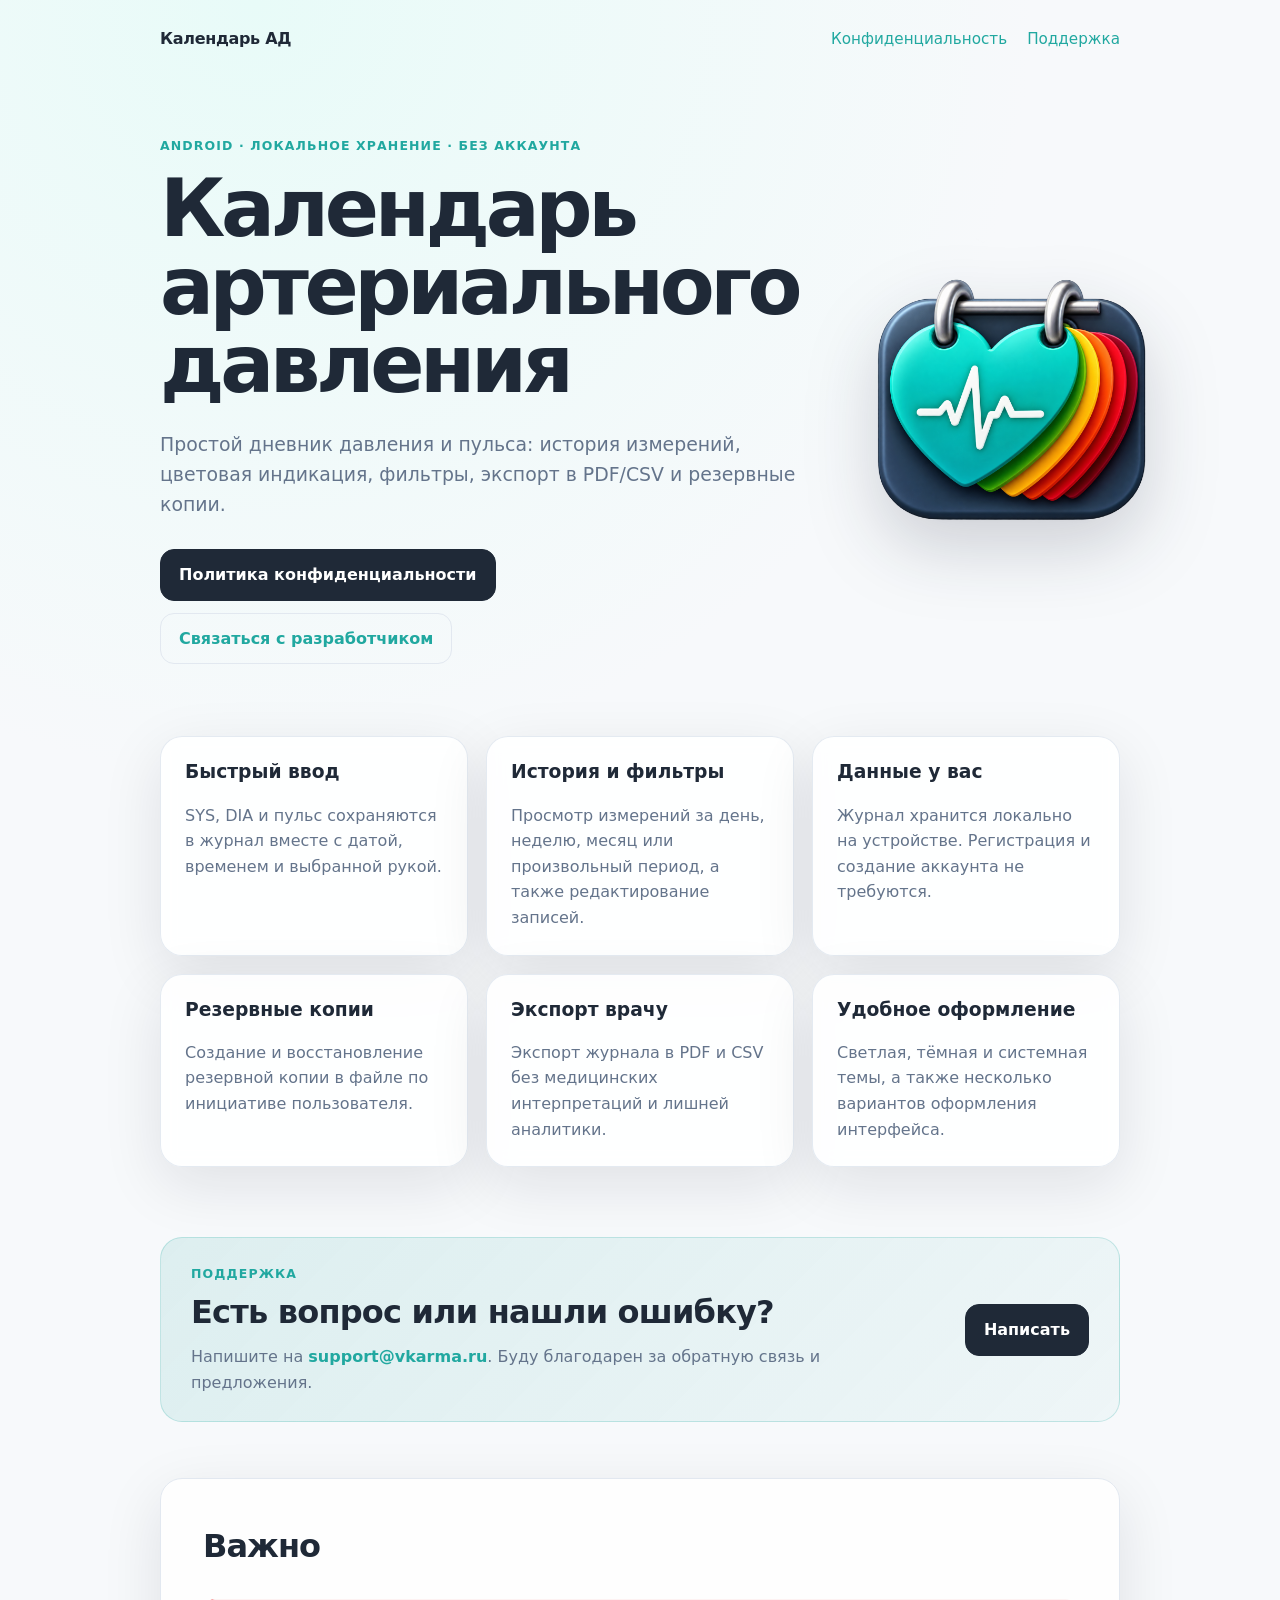
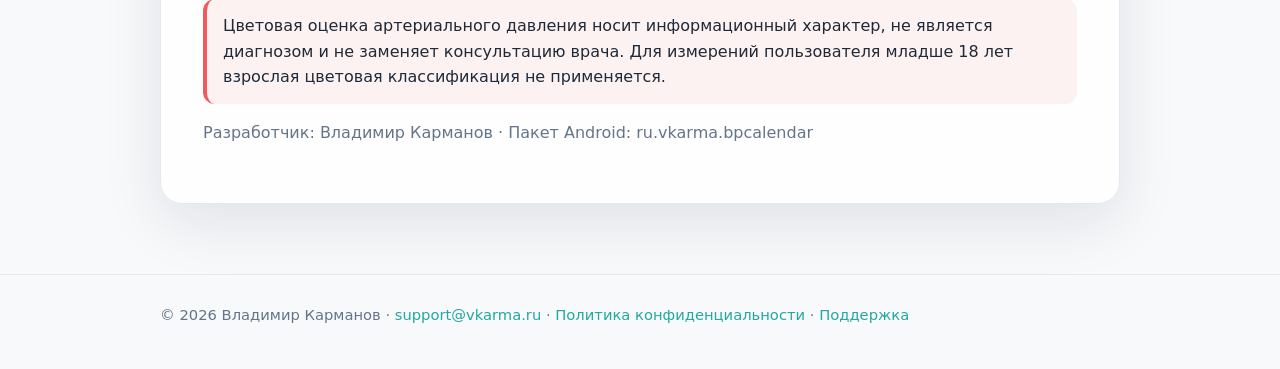
<file: index.html>
<!doctype html>
<html lang="ru">
<head>
  <meta charset="utf-8">
  <meta name="viewport" content="width=device-width,initial-scale=1">
  <meta name="description" content="Календарь АД — простой журнал артериального давления и пульса для Android.">
  <title>Календарь АД — журнал артериального давления</title>
  <link rel="icon" href="assets/app-icon.png">
  <link rel="stylesheet" href="styles.css">
</head>
<body>
<header class="wrap">
  <nav>
    <a class="brand" href="/">Календарь АД</a>
    <div class="navlinks">
      <a href="privacy.html">Конфиденциальность</a>
      <a href="support.html">Поддержка</a>
    </div>
  </nav>
</header>
<main>
  <section class="wrap hero">
    <div>
      <div class="eyebrow">Android · локальное хранение · без аккаунта</div>
      <h1>Календарь артериального давления</h1>
      <p class="lead">Простой дневник давления и пульса: история измерений, цветовая индикация, фильтры, экспорт в PDF/CSV и резервные копии.</p>
      <div class="actions">
        <a class="button primary" href="privacy.html">Политика конфиденциальности</a>
        <a class="button" href="support.html">Связаться с разработчиком</a>
      </div>
    </div>
    <div class="icon-card"><img src="assets/app-icon.png" alt="Иконка приложения Календарь АД"></div>
  </section>

  <section class="wrap grid">
    <article class="card"><h3>Быстрый ввод</h3><p>SYS, DIA и пульс сохраняются в журнал вместе с датой, временем и выбранной рукой.</p></article>
    <article class="card"><h3>История и фильтры</h3><p>Просмотр измерений за день, неделю, месяц или произвольный период, а также редактирование записей.</p></article>
    <article class="card"><h3>Данные у вас</h3><p>Журнал хранится локально на устройстве. Регистрация и создание аккаунта не требуются.</p></article>
    <article class="card"><h3>Резервные копии</h3><p>Создание и восстановление резервной копии в файле по инициативе пользователя.</p></article>
    <article class="card"><h3>Экспорт врачу</h3><p>Экспорт журнала в PDF и CSV без медицинских интерпретаций и лишней аналитики.</p></article>
    <article class="card"><h3>Удобное оформление</h3><p>Светлая, тёмная и системная темы, а также несколько вариантов оформления интерфейса.</p></article>
  </section>

  <section class="wrap contact-strip">
    <div>
      <div class="eyebrow">Поддержка</div>
      <h2>Есть вопрос или нашли ошибку?</h2>
      <p>Напишите на <a class="email-link" href="mailto:support@vkarma.ru">support@vkarma.ru</a>. Буду благодарен за обратную связь и предложения.</p>
    </div>
    <a class="button primary" href="mailto:support@vkarma.ru?subject=Календарь%20АД%20—%20обратная%20связь">Написать</a>
  </section>

  <section class="wrap section">
    <div class="content">
      <h2>Важно</h2>
      <p class="notice">Цветовая оценка артериального давления носит информационный характер, не является диагнозом и не заменяет консультацию врача. Для измерений пользователя младше 18 лет взрослая цветовая классификация не применяется.</p>
      <p class="meta">Разработчик: Владимир Карманов · Пакет Android: ru.vkarma.bpcalendar</p>
    </div>
  </section>
</main>
<footer><div class="wrap">© 2026 Владимир Карманов · <a href="mailto:support@vkarma.ru">support@vkarma.ru</a> · <a href="privacy.html">Политика конфиденциальности</a> · <a href="support.html">Поддержка</a></div></footer>
</body>
</html>
</file>
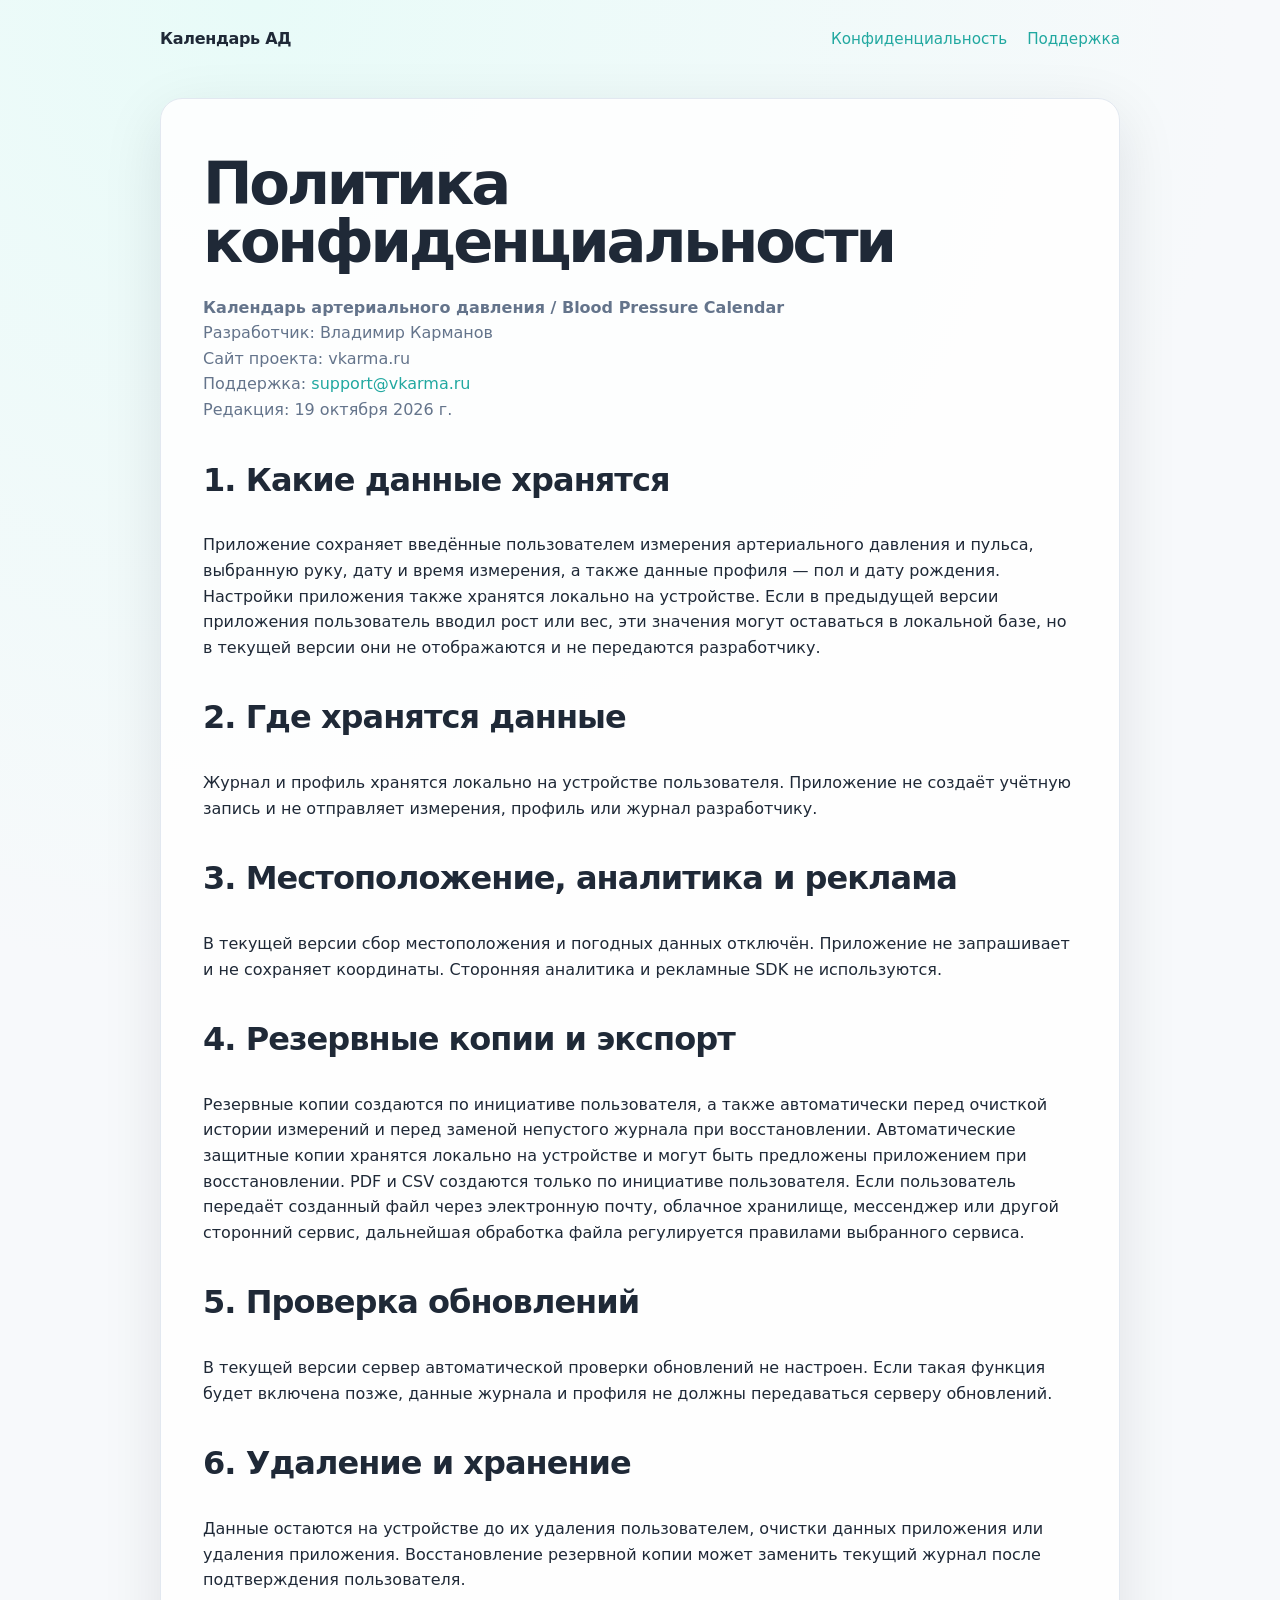
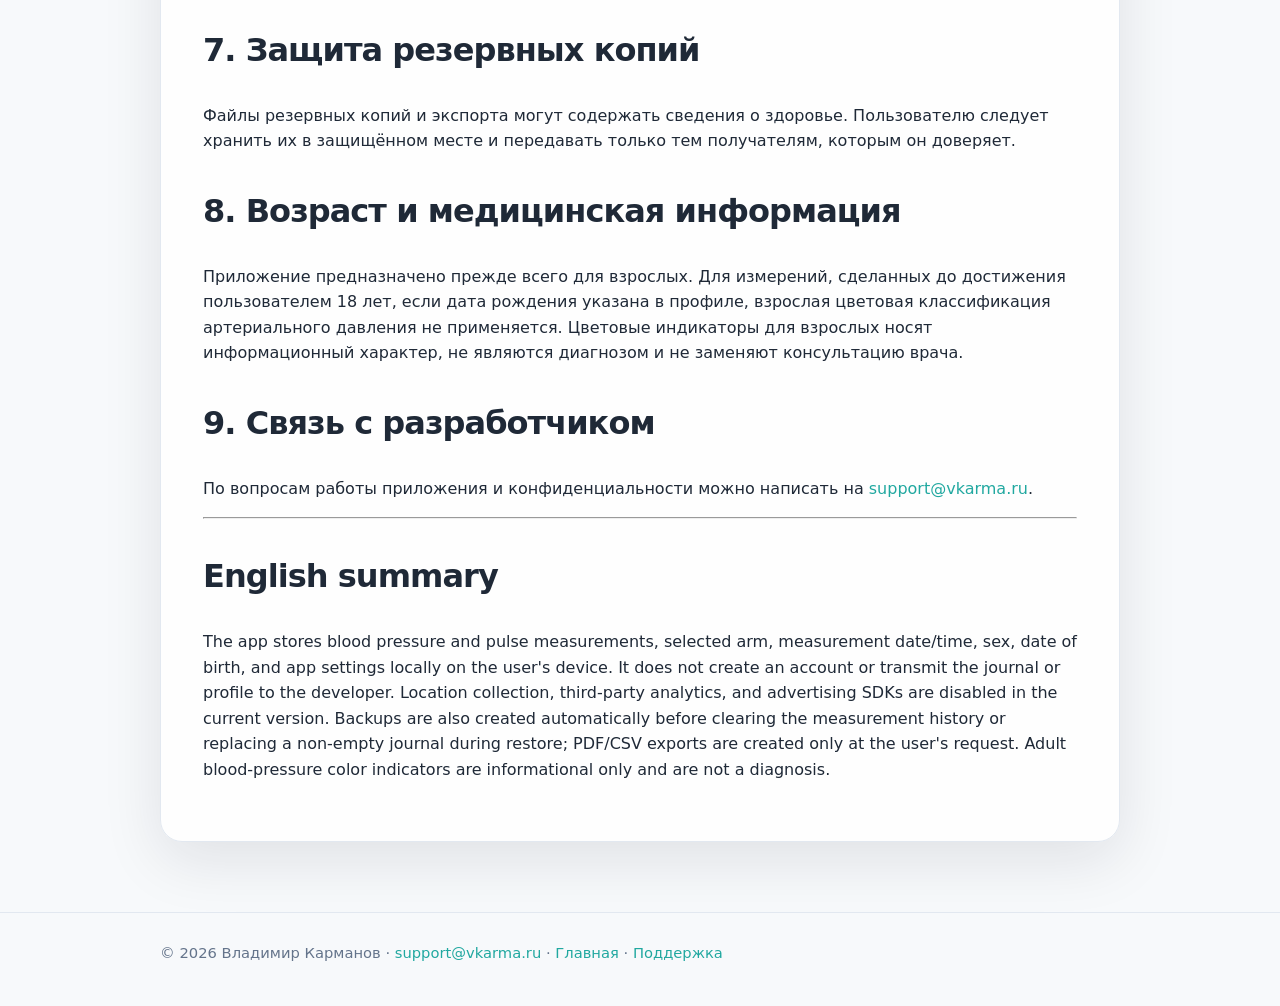
<file: privacy.html>
<!doctype html>
<html lang="ru">
<head>
<meta charset="utf-8"><meta name="viewport" content="width=device-width,initial-scale=1">
<title>Политика конфиденциальности — Календарь АД</title>
<link rel="icon" href="assets/app-icon.png"><link rel="stylesheet" href="styles.css">
</head>
<body>
<header class="wrap"><nav><a class="brand" href="/">Календарь АД</a><div class="navlinks"><a href="privacy.html">Конфиденциальность</a><a href="support.html">Поддержка</a></div></nav></header>
<main class="wrap section"><article class="content">
<h1 style="font-size:clamp(2rem,6vw,3.7rem)">Политика конфиденциальности</h1>
<p class="meta"><strong>Календарь артериального давления / Blood Pressure Calendar</strong><br>Разработчик: Владимир Карманов<br>Сайт проекта: vkarma.ru<br>Поддержка: <a href="mailto:support@vkarma.ru">support@vkarma.ru</a><br>Редакция: 19 октября 2026 г.</p>
<h2>1. Какие данные хранятся</h2>
<p>Приложение сохраняет введённые пользователем измерения артериального давления и пульса, выбранную руку, дату и время измерения, а также данные профиля — пол и дату рождения. Настройки приложения также хранятся локально на устройстве. Если в предыдущей версии приложения пользователь вводил рост или вес, эти значения могут оставаться в локальной базе, но в текущей версии они не отображаются и не передаются разработчику.</p>
<h2>2. Где хранятся данные</h2>
<p>Журнал и профиль хранятся локально на устройстве пользователя. Приложение не создаёт учётную запись и не отправляет измерения, профиль или журнал разработчику.</p>
<h2>3. Местоположение, аналитика и реклама</h2>
<p>В текущей версии сбор местоположения и погодных данных отключён. Приложение не запрашивает и не сохраняет координаты. Сторонняя аналитика и рекламные SDK не используются.</p>
<h2>4. Резервные копии и экспорт</h2>
<p>Резервные копии создаются по инициативе пользователя, а также автоматически перед очисткой истории измерений и перед заменой непустого журнала при восстановлении. Автоматические защитные копии хранятся локально на устройстве и могут быть предложены приложением при восстановлении. PDF и CSV создаются только по инициативе пользователя. Если пользователь передаёт созданный файл через электронную почту, облачное хранилище, мессенджер или другой сторонний сервис, дальнейшая обработка файла регулируется правилами выбранного сервиса.</p>
<h2>5. Проверка обновлений</h2>
<p>В текущей версии сервер автоматической проверки обновлений не настроен. Если такая функция будет включена позже, данные журнала и профиля не должны передаваться серверу обновлений.</p>
<h2>6. Удаление и хранение</h2>
<p>Данные остаются на устройстве до их удаления пользователем, очистки данных приложения или удаления приложения. Восстановление резервной копии может заменить текущий журнал после подтверждения пользователя.</p>
<h2>7. Защита резервных копий</h2>
<p>Файлы резервных копий и экспорта могут содержать сведения о здоровье. Пользователю следует хранить их в защищённом месте и передавать только тем получателям, которым он доверяет.</p>
<h2>8. Возраст и медицинская информация</h2>
<p>Приложение предназначено прежде всего для взрослых. Для измерений, сделанных до достижения пользователем 18 лет, если дата рождения указана в профиле, взрослая цветовая классификация артериального давления не применяется. Цветовые индикаторы для взрослых носят информационный характер, не являются диагнозом и не заменяют консультацию врача.</p>
<h2>9. Связь с разработчиком</h2>
<p>По вопросам работы приложения и конфиденциальности можно написать на <a href="mailto:support@vkarma.ru">support@vkarma.ru</a>.</p>
<hr>
<h2>English summary</h2>
<p>The app stores blood pressure and pulse measurements, selected arm, measurement date/time, sex, date of birth, and app settings locally on the user's device. It does not create an account or transmit the journal or profile to the developer. Location collection, third-party analytics, and advertising SDKs are disabled in the current version. Backups are also created automatically before clearing the measurement history or replacing a non-empty journal during restore; PDF/CSV exports are created only at the user's request. Adult blood-pressure color indicators are informational only and are not a diagnosis.</p>
</article></main>
<footer><div class="wrap">© 2026 Владимир Карманов · <a href="mailto:support@vkarma.ru">support@vkarma.ru</a> · <a href="/">Главная</a> · <a href="support.html">Поддержка</a></div></footer>
</body></html>
</file>
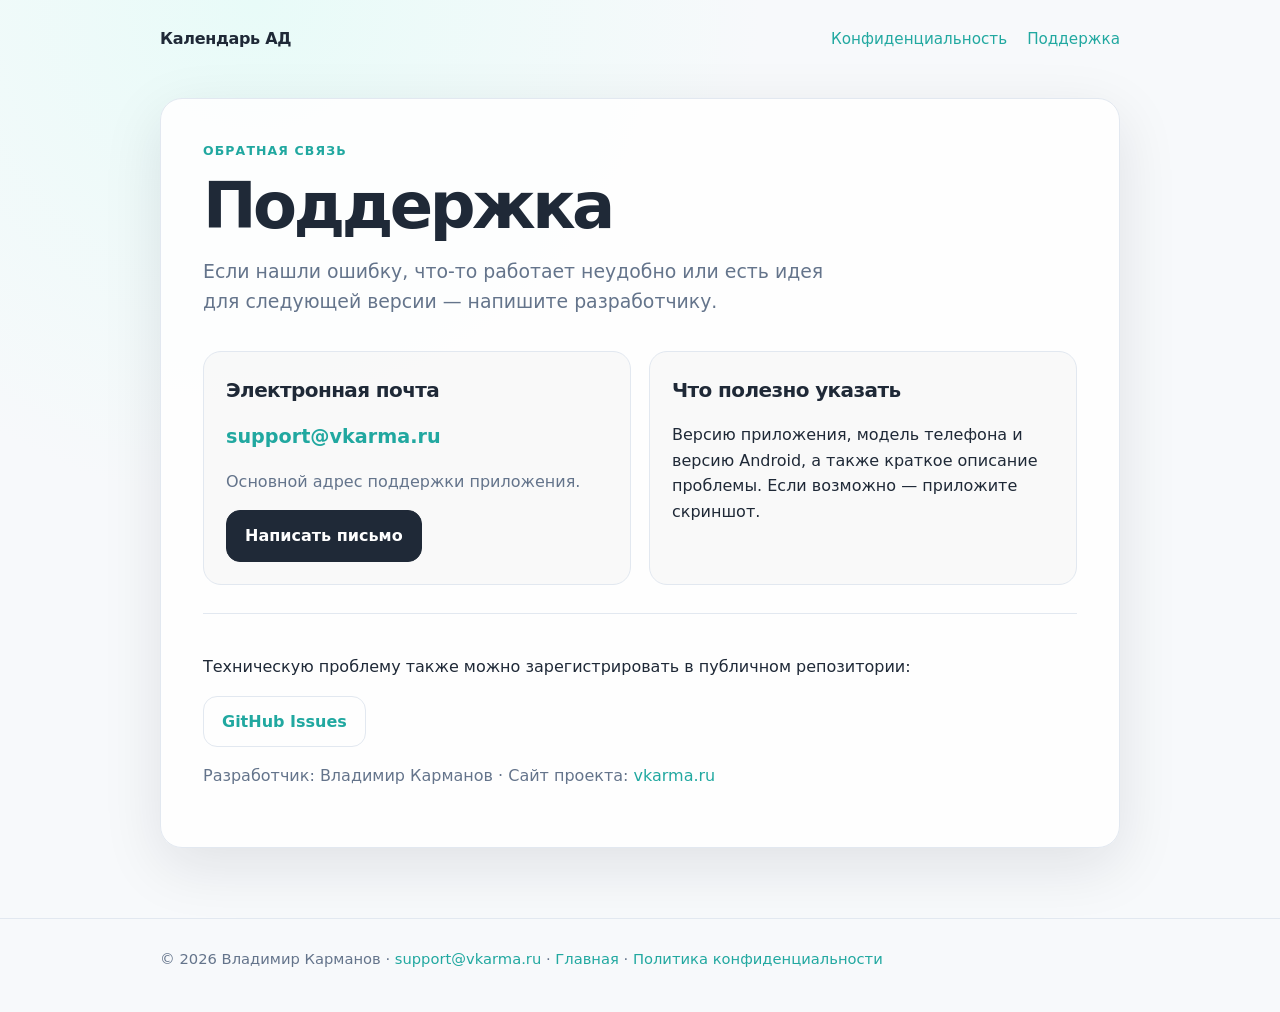
<file: support.html>
<!doctype html>
<html lang="ru">
<head>
<meta charset="utf-8"><meta name="viewport" content="width=device-width,initial-scale=1">
<meta name="description" content="Поддержка приложения Календарь АД. Связь с разработчиком: support@vkarma.ru">
<title>Поддержка — Календарь АД</title>
<link rel="icon" href="assets/app-icon.png"><link rel="stylesheet" href="styles.css">
</head>
<body>
<header class="wrap"><nav><a class="brand" href="/">Календарь АД</a><div class="navlinks"><a href="privacy.html">Конфиденциальность</a><a href="support.html">Поддержка</a></div></nav></header>
<main class="wrap section"><article class="content support-content">
<div class="eyebrow">Обратная связь</div>
<h1 class="page-title">Поддержка</h1>
<p class="lead">Если нашли ошибку, что-то работает неудобно или есть идея для следующей версии — напишите разработчику.</p>

<div class="support-grid">
  <section class="support-card">
    <h2>Электронная почта</h2>
    <p class="support-email"><a href="mailto:support@vkarma.ru">support@vkarma.ru</a></p>
    <p class="meta">Основной адрес поддержки приложения.</p>
    <a class="button primary" href="mailto:support@vkarma.ru?subject=Календарь%20АД%20—%20обратная%20связь">Написать письмо</a>
  </section>
  <section class="support-card">
    <h2>Что полезно указать</h2>
    <p>Версию приложения, модель телефона и версию Android, а также краткое описание проблемы. Если возможно — приложите скриншот.</p>
  </section>
</div>

<div class="support-secondary">
  <p>Техническую проблему также можно зарегистрировать в публичном репозитории:</p>
  <a class="button" href="https://github.com/webzerg82/vkarma-site/issues">GitHub Issues</a>
</div>
<p class="meta">Разработчик: Владимир Карманов · Сайт проекта: <a href="https://vkarma.ru">vkarma.ru</a></p>
</article></main>
<footer><div class="wrap">© 2026 Владимир Карманов · <a href="mailto:support@vkarma.ru">support@vkarma.ru</a> · <a href="/">Главная</a> · <a href="privacy.html">Политика конфиденциальности</a></div></footer>
</body></html>
</file>
<file: styles.css>
:root {
  color-scheme: light dark;
  --bg: #f7f9fb;
  --card: rgba(255,255,255,.88);
  --text: #1f2937;
  --muted: #64748b;
  --line: #e2e8f0;
  --accent: #21a8a0;
  --accent2: #f05a5a;
  --shadow: 0 18px 60px rgba(15,23,42,.10);
}
* { box-sizing: border-box; }
html { scroll-behavior: smooth; }
body {
  margin: 0;
  font-family: Inter, ui-sans-serif, system-ui, -apple-system, BlinkMacSystemFont, "Segoe UI", sans-serif;
  background: radial-gradient(circle at 20% 0%, #e8fbf8 0, transparent 35%), var(--bg);
  color: var(--text);
  line-height: 1.6;
}
a { color: var(--accent); text-decoration: none; }
a:hover { text-decoration: underline; }
.wrap { width: min(960px, calc(100% - 32px)); margin: 0 auto; }
header { padding: 26px 0; }
nav { display:flex; align-items:center; justify-content:space-between; gap:20px; }
.brand { font-weight: 800; color: var(--text); letter-spacing:-.02em; }
.navlinks { display:flex; gap:20px; flex-wrap:wrap; font-size:.95rem; }
.hero { display:grid; grid-template-columns: 1.25fr .75fr; align-items:center; gap:48px; padding: 58px 0 72px; }
.eyebrow { color:var(--accent); font-weight:800; text-transform:uppercase; letter-spacing:.09em; font-size:.78rem; }
h1 { font-size: clamp(2.5rem, 7vw, 5rem); line-height:.98; letter-spacing:-.055em; margin:14px 0 24px; }
.lead { font-size:1.18rem; color:var(--muted); max-width:650px; }
.icon-card { display:flex; justify-content:center; }
.icon-card img { width:min(330px, 80vw); filter:drop-shadow(0 28px 35px rgba(15,23,42,.18)); }
.actions { display:flex; gap:12px; flex-wrap:wrap; margin-top:30px; }
.button { padding:12px 18px; border-radius:14px; font-weight:750; display:inline-block; border:1px solid var(--line); }
.button.primary { background:var(--text); color:white; border-color:var(--text); }
.grid { display:grid; grid-template-columns:repeat(3,1fr); gap:18px; padding-bottom:70px; }
.card { background:var(--card); border:1px solid rgba(226,232,240,.9); border-radius:22px; padding:24px; box-shadow:var(--shadow); backdrop-filter:blur(8px); }
.card h2, .card h3 { margin-top:0; line-height:1.2; }
.card p { color:var(--muted); margin-bottom:0; }
.section { padding: 20px 0 70px; }
.section h2 { font-size:2rem; letter-spacing:-.03em; }
.content { background:var(--card); border:1px solid var(--line); border-radius:22px; padding:clamp(22px,4vw,42px); box-shadow:var(--shadow); }
.content h2 { margin-top:2rem; }
.content h2:first-child { margin-top:0; }
.meta { color:var(--muted); }
.notice { border-left:4px solid var(--accent2); padding:14px 16px; background:rgba(240,90,90,.07); border-radius:12px; }
footer { border-top:1px solid var(--line); padding:28px 0 42px; color:var(--muted); font-size:.92rem; }
@media (max-width:760px) {
  .hero { grid-template-columns:1fr; gap:22px; padding-top:30px; }
  .icon-card { order:-1; }
  .icon-card img { width:190px; }
  .grid { grid-template-columns:1fr; }
  nav { align-items:flex-start; }
}
@media (prefers-color-scheme: dark) {
  :root { --bg:#0b1220; --card:rgba(17,24,39,.88); --text:#f1f5f9; --muted:#a7b2c2; --line:#243244; --shadow:0 20px 70px rgba(0,0,0,.28); }
  body { background: radial-gradient(circle at 20% 0%, #0c3836 0, transparent 34%), var(--bg); }
  .button.primary { color:#0b1220; background:#f8fafc; border-color:#f8fafc; }
}


/* Contact and support */
.contact-strip {
  display:flex;
  align-items:center;
  justify-content:space-between;
  gap:24px;
  margin-bottom:36px;
  padding:26px 30px;
  background:linear-gradient(135deg, rgba(33,168,160,.12), rgba(33,168,160,.04));
  border:1px solid rgba(33,168,160,.22);
  border-radius:22px;
}
.contact-strip h2 { margin:.2rem 0 .35rem; font-size:clamp(1.45rem,3vw,2rem); letter-spacing:-.025em; }
.contact-strip p { margin:0; color:var(--muted); }
.email-link, .support-email a { font-weight:800; }
.page-title { font-size:clamp(2.3rem,6vw,4rem); margin-bottom:18px; }
.support-content .lead { margin-bottom:34px; }
.support-grid { display:grid; grid-template-columns:1fr 1fr; gap:18px; margin:28px 0; }
.support-card { border:1px solid var(--line); border-radius:18px; padding:22px; background:rgba(127,127,127,.035); }
.support-card h2 { margin-top:0; font-size:1.25rem; }
.support-email { font-size:1.2rem; margin:.3rem 0 .5rem; }
.support-secondary { margin-top:24px; padding-top:24px; border-top:1px solid var(--line); }
@media (max-width:760px) {
  .contact-strip { align-items:flex-start; flex-direction:column; }
  .support-grid { grid-template-columns:1fr; }
}
</file>
